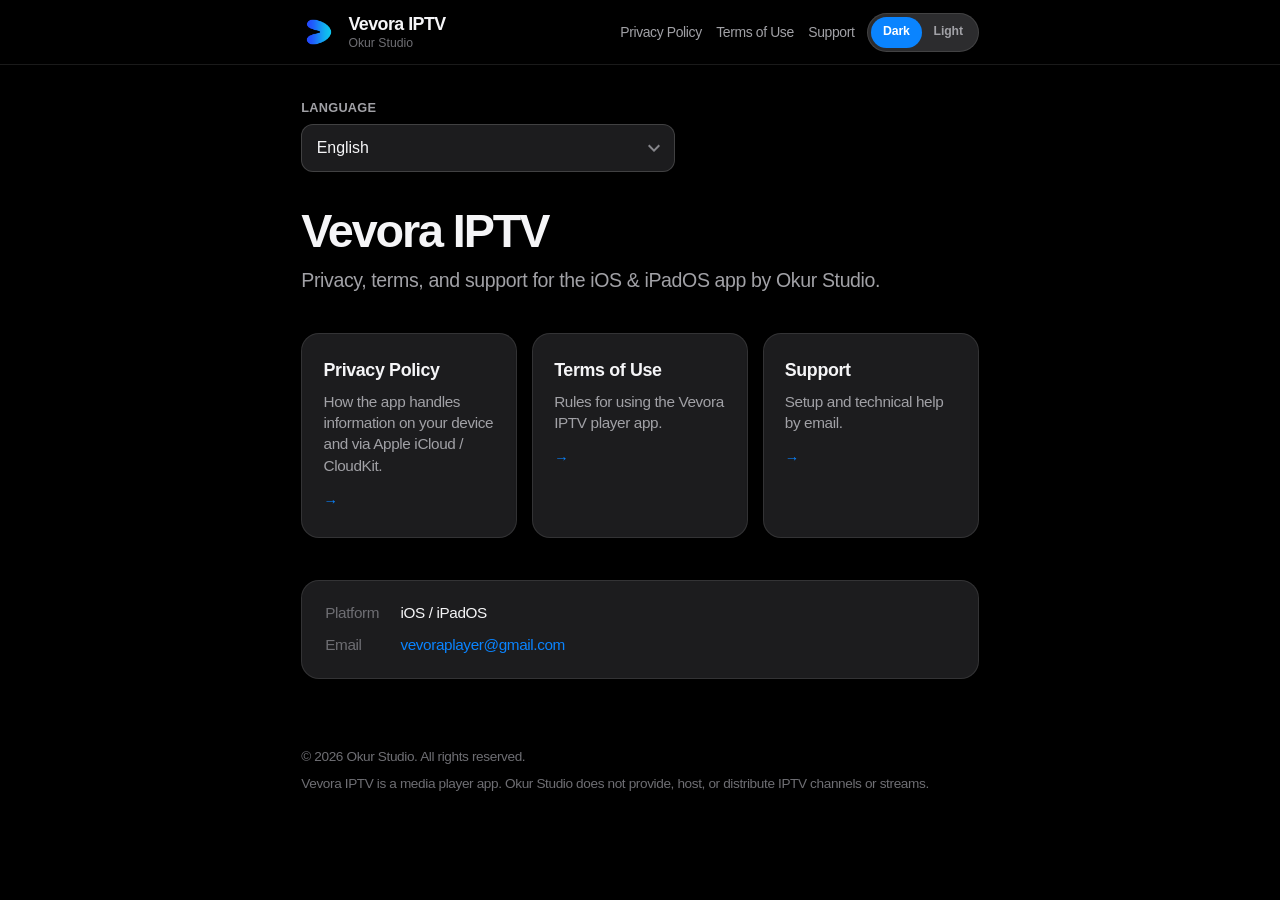
<file: index.html>
<!DOCTYPE html>
<html lang="en" data-theme="dark">
<head>
  <meta charset="UTF-8">
  <meta name="viewport" content="width=device-width, initial-scale=1.0">
  <title>Vevora IPTV — Legal & Support</title>
  <meta name="description" content="Privacy Policy, Terms of Use, and Support for Vevora IPTV by Okur Studio.">
  <meta name="theme-color" content="#000000">
  <script src="./js/theme-boot.js"></script>
  <link rel="stylesheet" href="./css/styles.css">
</head>
<body>
  <header class="site-header">
    <div class="site-header__inner">
      <a href="./" class="site-logo">
        <img class="site-logo__mark" src="./assets/vevora-logo.png" alt="" width="34" height="34" decoding="async" aria-hidden="true">
        <span class="site-logo__copy">
          <span class="site-logo__title">Vevora IPTV</span>
          <span class="site-logo__operator" data-i18n="common.operator">Okur Studio</span>
        </span>
      </a>
      <div class="header-actions">
        <nav class="header-nav" aria-label="Primary">
          <a href="./privacy/" data-i18n="common.navPrivacy">Privacy</a>
          <a href="./terms/" data-i18n="common.navTerms">Terms</a>
          <a href="./support/" data-i18n="common.navSupport">Support</a>
        </nav>
        <div id="theme-toggle" class="theme-toggle" role="group" aria-label="Theme"></div>
      </div>
    </div>
  </header>

  <main>
    <div id="lang-switcher" class="lang-switcher" role="group" aria-label="Language"></div>

    <div class="hero">
      <h1 data-i18n="index.heading">Vevora IPTV</h1>
      <p data-i18n="index.subtitle">Privacy, terms, and support for the iOS &amp; iPadOS shell player by Okur Studio.</p>
    </div>

    <div class="card-grid">
      <a href="./privacy/" class="card">
        <h2 data-i18n="index.privacyTitle">Privacy Policy</h2>
        <p data-i18n="index.privacyDesc">How the app handles information on your device.</p>
        <span class="card-arrow" aria-hidden="true">→</span>
      </a>
      <a href="./terms/" class="card">
        <h2 data-i18n="index.termsTitle">Terms of Use</h2>
        <p data-i18n="index.termsDesc">Rules for using the Vevora IPTV shell player.</p>
        <span class="card-arrow" aria-hidden="true">→</span>
      </a>
      <a href="./support/" class="card">
        <h2 data-i18n="index.supportTitle">Support</h2>
        <p data-i18n="index.supportDesc">Get help or contact us by email.</p>
        <span class="card-arrow" aria-hidden="true">→</span>
      </a>
    </div>

    <dl class="app-info">
      <dt>Platform</dt>
      <dd data-i18n="common.platform">iOS / iPadOS</dd>
      <dt>Email</dt>
      <dd><a href="mailto:vevoraplayer@gmail.com" data-i18n="common.email">vevoraplayer@gmail.com</a></dd>
    </dl>
  </main>

  <footer class="site-footer">
    <p data-i18n="common.footer">© 2026 Okur Studio. All rights reserved.</p>
    <p data-i18n="common.footerNote">Vevora IPTV is a shell media player. Okur Studio does not provide, host, or distribute IPTV channels or streams.</p>
  </footer>

  <script src="./js/i18n.js"></script>
  <script>VevoraI18n.init('index');</script>
</body>
</html>
</file>
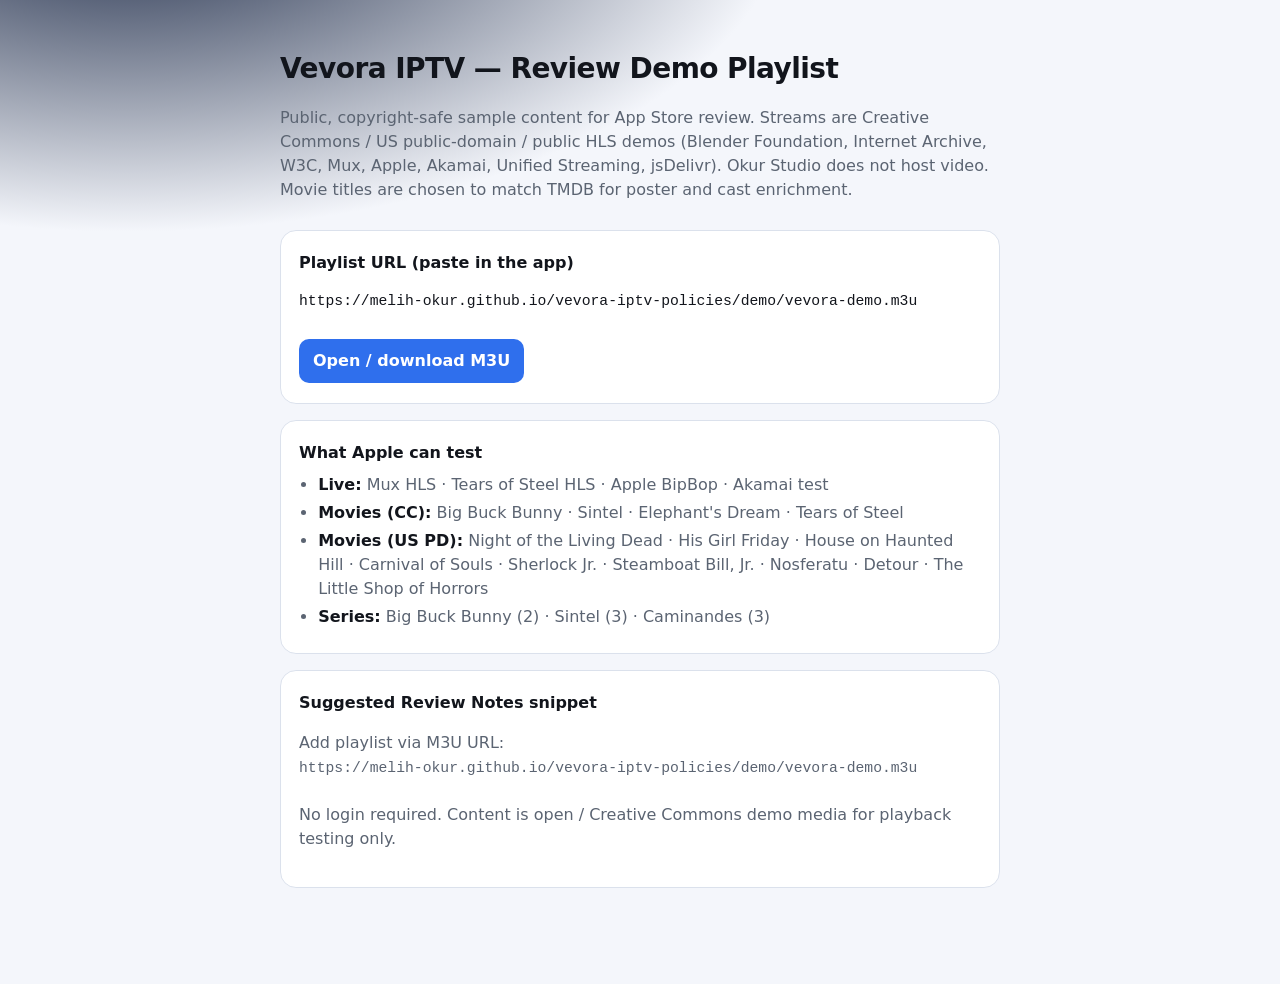
<file: demo/index.html>
<!DOCTYPE html>
<html lang="en">
<head>
  <meta charset="utf-8" />
  <meta name="viewport" content="width=device-width, initial-scale=1" />
  <title>Vevora IPTV — App Store Review Demo Playlist</title>
  <style>
    :root { color-scheme: light dark; --bg:#0b0d12; --card:#141821; --text:#eef1f6; --muted:#9aa3b2; --accent:#5b8cff; --line:#243044; }
    @media (prefers-color-scheme: light) {
      :root { --bg:#f4f6fb; --card:#fff; --text:#12151c; --muted:#5b6472; --accent:#2f6fed; --line:#dbe1ec; }
    }
    * { box-sizing: border-box; }
    body { margin:0; font-family: ui-sans-serif, system-ui, -apple-system, Segoe UI, Roboto, Helvetica, Arial, sans-serif; background: radial-gradient(1200px 600px at 10% -10%, #1a2744 0%, var(--bg) 55%); color: var(--text); line-height:1.5; }
    main { max-width: 760px; margin: 0 auto; padding: 48px 20px 80px; }
    h1 { font-size: 1.75rem; margin: 0 0 8px; letter-spacing: -0.02em; }
    .sub { color: var(--muted); margin-bottom: 28px; }
    .card { background: color-mix(in srgb, var(--card) 92%, transparent); border: 1px solid var(--line); border-radius: 16px; padding: 20px 18px; margin: 16px 0; backdrop-filter: blur(8px); }
    code, .url { font-family: ui-monospace, SFMono-Regular, Menlo, Consolas, monospace; font-size: 0.92rem; word-break: break-all; }
    a { color: var(--accent); }
    .btn { display:inline-block; margin-top:12px; padding:10px 14px; border-radius:10px; background:var(--accent); color:#fff; text-decoration:none; font-weight:600; }
    ul { margin: 8px 0 0; padding-left: 1.2rem; color: var(--muted); }
    li { margin: 4px 0; }
    .k { color: var(--text); font-weight: 600; }
  </style>
</head>
<body>
  <main>
    <h1>Vevora IPTV — Review Demo Playlist</h1>
    <p class="sub">Public, copyright-safe sample content for App Store review. Streams are Creative Commons / US public-domain / public HLS demos (Blender Foundation, Internet Archive, W3C, Mux, Apple, Akamai, Unified Streaming, jsDelivr). Okur Studio does not host video. Movie titles are chosen to match TMDB for poster and cast enrichment.</p>

    <section class="card">
      <div class="k">Playlist URL (paste in the app)</div>
      <p class="url" id="playlist">https://melih-okur.github.io/vevora-iptv-policies/demo/vevora-demo.m3u</p>
      <a class="btn" href="./vevora-demo.m3u">Open / download M3U</a>
    </section>

    <section class="card">
      <div class="k">What Apple can test</div>
      <ul>
        <li><span class="k">Live:</span> Mux HLS · Tears of Steel HLS · Apple BipBop · Akamai test</li>
        <li><span class="k">Movies (CC):</span> Big Buck Bunny · Sintel · Elephant's Dream · Tears of Steel</li>
        <li><span class="k">Movies (US PD):</span> Night of the Living Dead · His Girl Friday · House on Haunted Hill · Carnival of Souls · Sherlock Jr. · Steamboat Bill, Jr. · Nosferatu · Detour · The Little Shop of Horrors</li>
        <li><span class="k">Series:</span> Big Buck Bunny (2) · Sintel (3) · Caminandes (3)</li>
      </ul>
    </section>

    <section class="card">
      <div class="k">Suggested Review Notes snippet</div>
      <p style="color:var(--muted)">Add playlist via M3U URL:<br>
      <span class="url">https://melih-okur.github.io/vevora-iptv-policies/demo/vevora-demo.m3u</span><br><br>
      No login required. Content is open / Creative Commons demo media for playback testing only.</p>
    </section>
  </main>
</body>
</html>
</file>
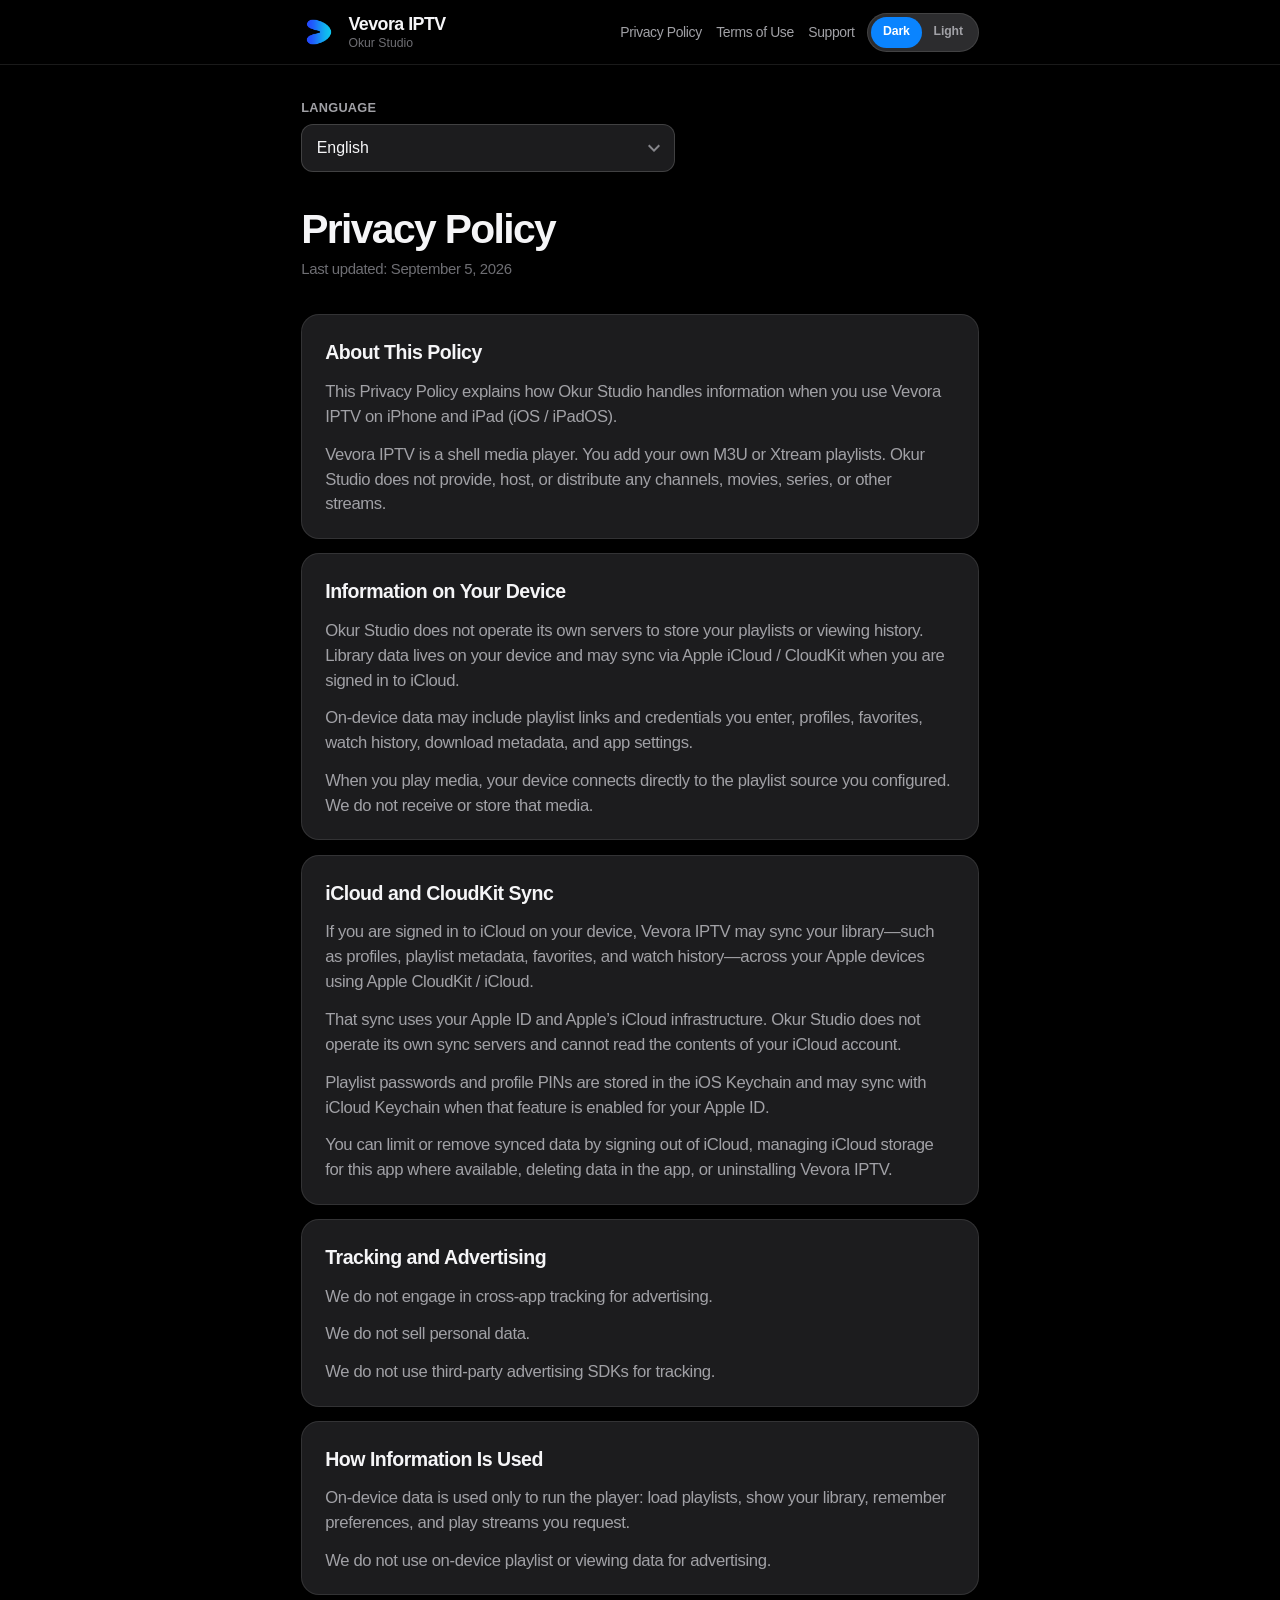
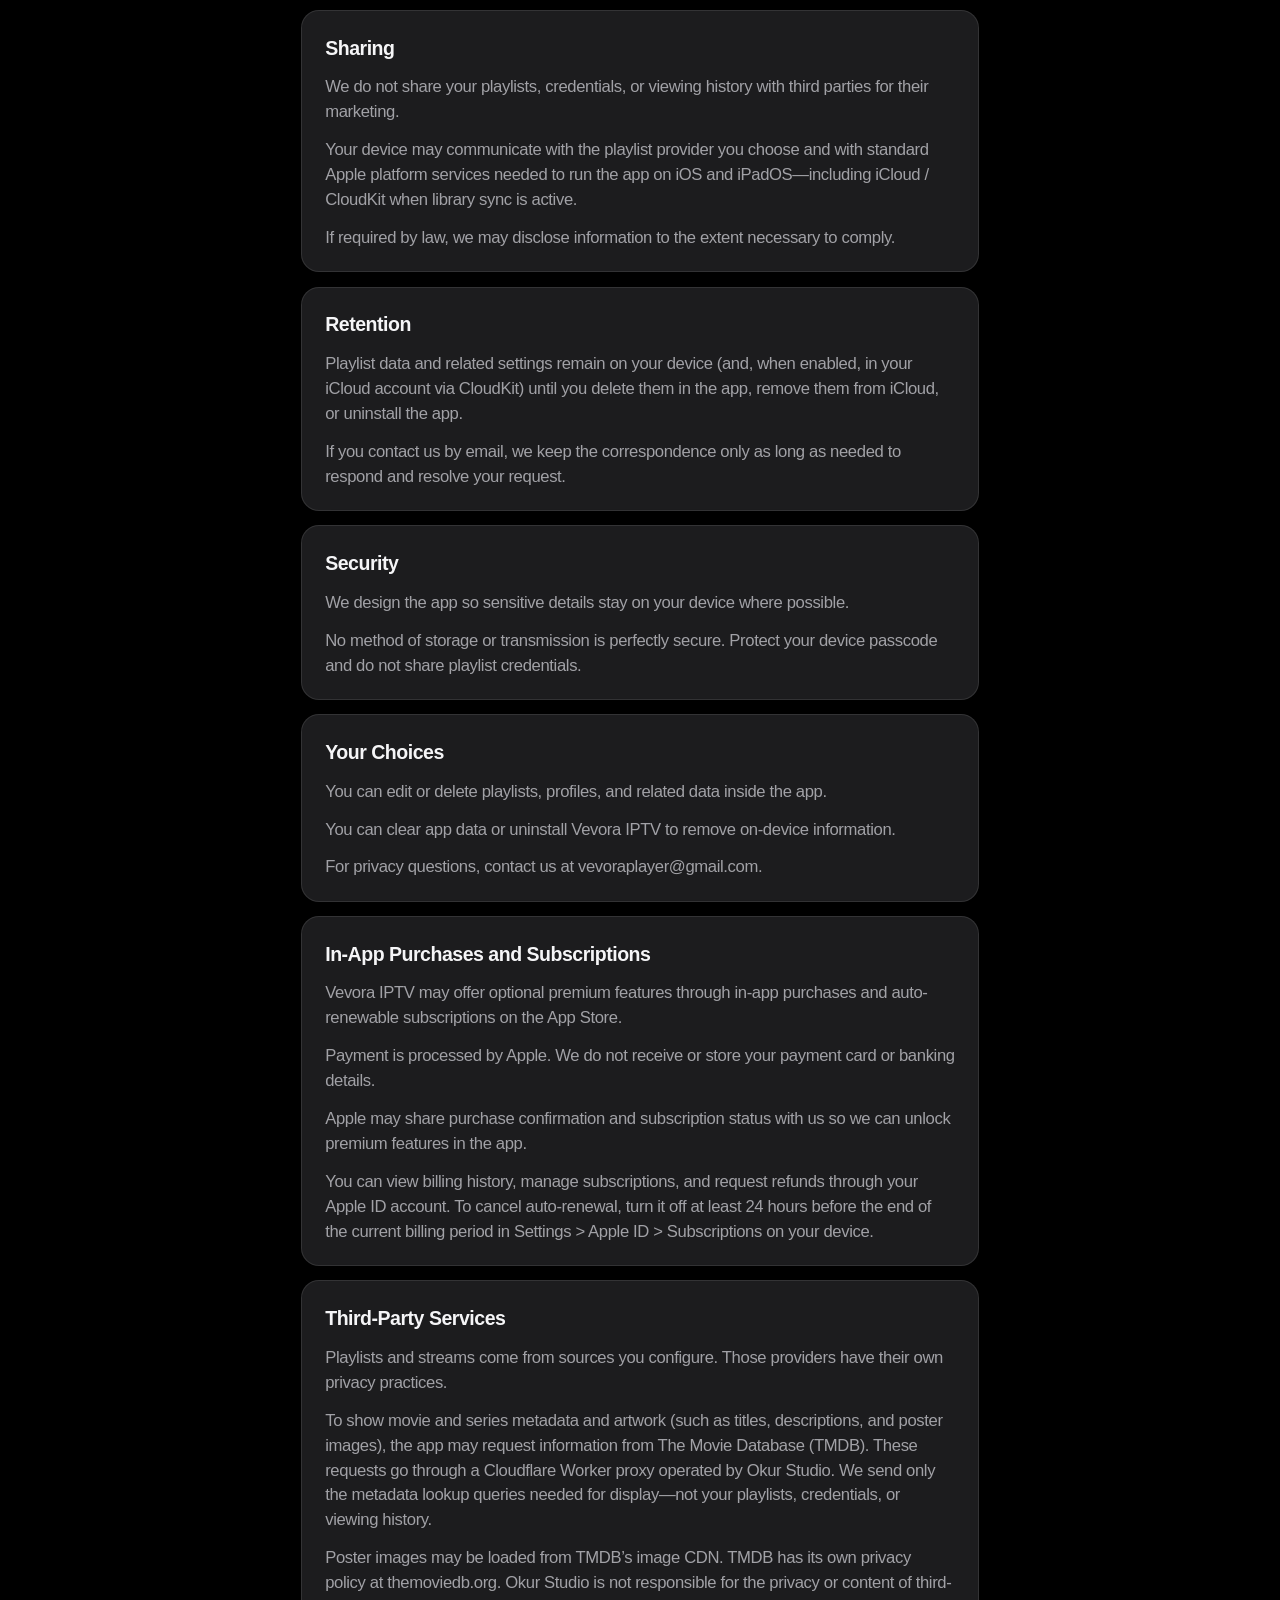
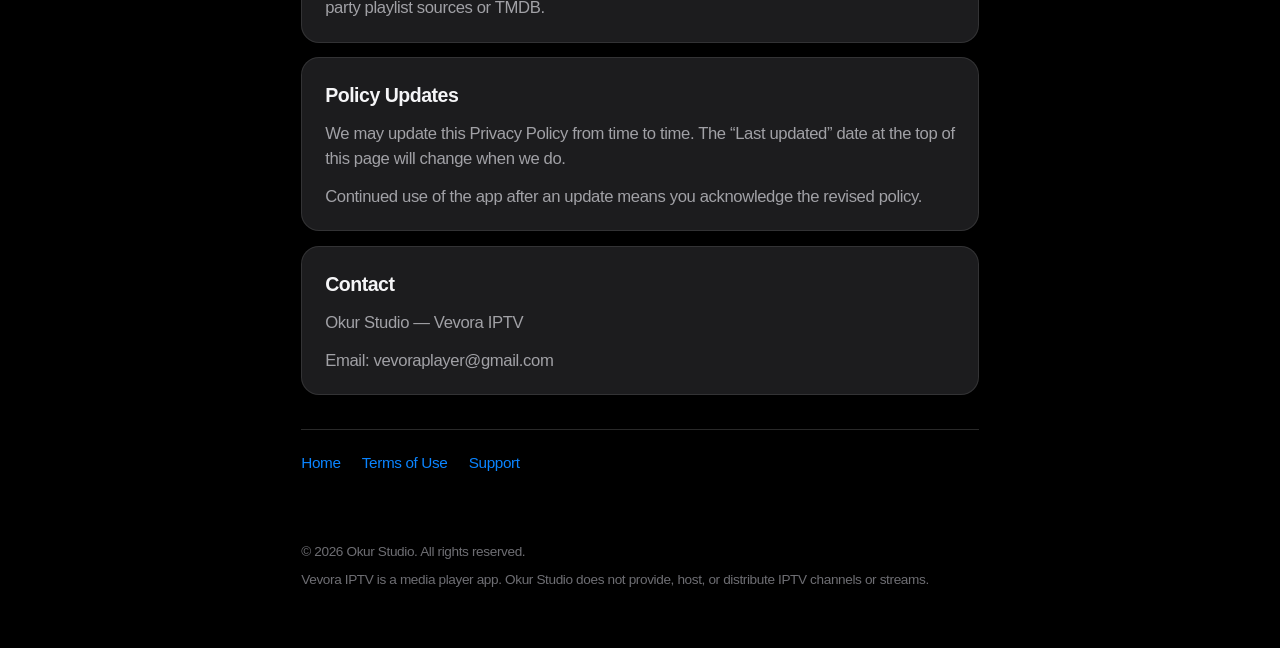
<file: privacy/index.html>
<!DOCTYPE html>
<html lang="en" data-theme="dark">
<head>
  <meta charset="UTF-8">
  <meta name="viewport" content="width=device-width, initial-scale=1.0">
  <title>Privacy Policy — Vevora IPTV</title>
  <meta name="description" content="Privacy Policy for Vevora IPTV iOS app by Okur Studio.">
  <meta name="theme-color" content="#000000">
  <script src="../js/theme-boot.js"></script>
  <link rel="stylesheet" href="../css/styles.css">
</head>
<body>
  <header class="site-header">
    <div class="site-header__inner">
      <a href="../" class="site-logo">
        <img class="site-logo__mark" src="../assets/vevora-logo.png" alt="" width="34" height="34" decoding="async" aria-hidden="true">
        <span class="site-logo__copy">
          <span class="site-logo__title">Vevora IPTV</span>
          <span class="site-logo__operator" data-i18n="common.operator">Okur Studio</span>
        </span>
      </a>
      <div class="header-actions">
        <nav class="header-nav" aria-label="Primary">
          <a href="../privacy/" data-i18n="common.navPrivacy">Privacy</a>
          <a href="../terms/" data-i18n="common.navTerms">Terms</a>
          <a href="../support/" data-i18n="common.navSupport">Support</a>
        </nav>
        <div id="theme-toggle" class="theme-toggle" role="group" aria-label="Theme"></div>
      </div>
    </div>
  </header>

  <main class="legal-content">
    <div id="lang-switcher" class="lang-switcher" role="group" aria-label="Language"></div>

    <h1 data-i18n="privacy.title">Privacy Policy</h1>
    <p class="page-meta" id="page-meta-date">Last updated: August 7, 2026</p>

    <div id="legal-sections"></div>

    <nav class="page-nav" aria-label="Related pages">
      <a href="../" data-i18n="common.navHome">Home</a>
      <a href="../terms/" data-i18n="common.navTerms">Terms of Use</a>
      <a href="../support/" data-i18n="common.navSupport">Support</a>
    </nav>
  </main>

  <footer class="site-footer">
    <p data-i18n="common.footer">© 2026 Okur Studio. All rights reserved.</p>
    <p data-i18n="common.footerNote">Vevora IPTV is a shell media player. Okur Studio does not provide, host, or distribute IPTV channels or streams.</p>
  </footer>

  <script src="../js/i18n.js"></script>
  <script>VevoraI18n.init('privacy');</script>
</body>
</html>
</file>
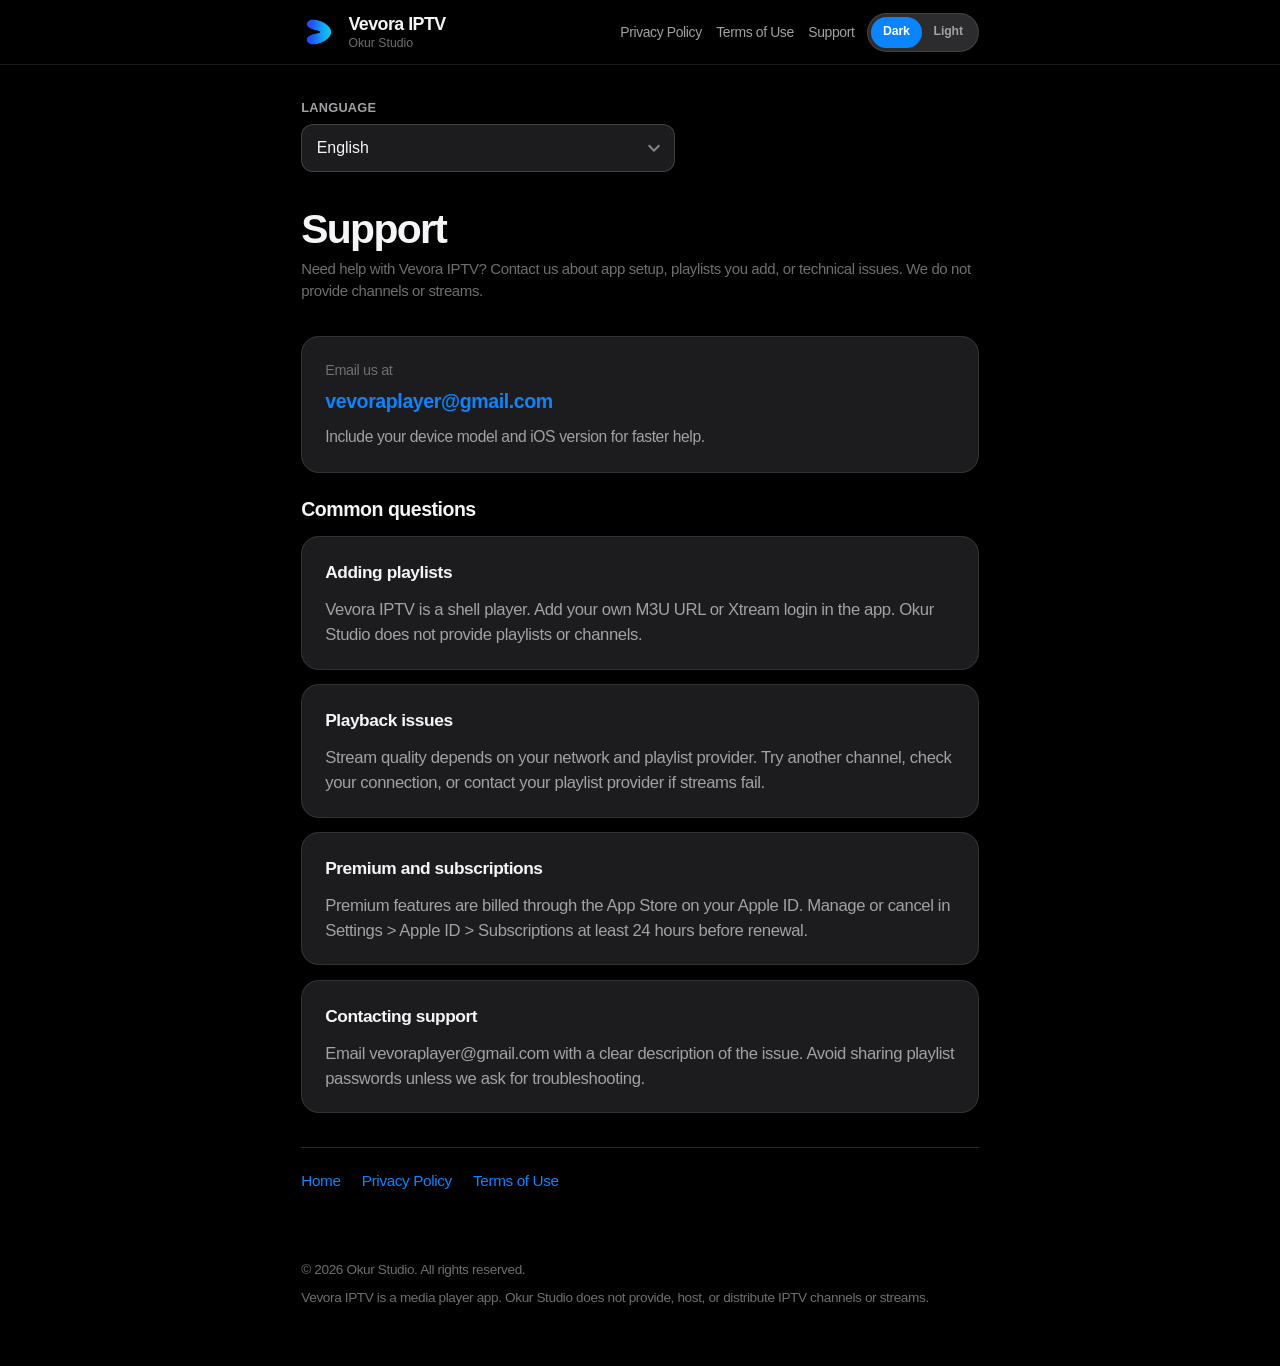
<file: support/index.html>
<!DOCTYPE html>
<html lang="en" data-theme="dark">
<head>
  <meta charset="UTF-8">
  <meta name="viewport" content="width=device-width, initial-scale=1.0">
  <title>Support — Vevora IPTV</title>
  <meta name="description" content="Support for Vevora IPTV iOS app by Okur Studio.">
  <meta name="theme-color" content="#000000">
  <script src="../js/theme-boot.js"></script>
  <link rel="stylesheet" href="../css/styles.css">
</head>
<body>
  <header class="site-header">
    <div class="site-header__inner">
      <a href="../" class="site-logo">
        <img class="site-logo__mark" src="../assets/vevora-logo.png" alt="" width="34" height="34" decoding="async" aria-hidden="true">
        <span class="site-logo__copy">
          <span class="site-logo__title">Vevora IPTV</span>
          <span class="site-logo__operator" data-i18n="common.operator">Okur Studio</span>
        </span>
      </a>
      <div class="header-actions">
        <nav class="header-nav" aria-label="Primary">
          <a href="../privacy/" data-i18n="common.navPrivacy">Privacy</a>
          <a href="../terms/" data-i18n="common.navTerms">Terms</a>
          <a href="../support/" data-i18n="common.navSupport">Support</a>
        </nav>
        <div id="theme-toggle" class="theme-toggle" role="group" aria-label="Theme"></div>
      </div>
    </div>
  </header>

  <main class="legal-content">
    <div id="lang-switcher" class="lang-switcher" role="group" aria-label="Language"></div>

    <h1 data-i18n="support.title">Support</h1>
    <p class="page-meta" data-i18n="support.intro">We’re here to help with the Vevora IPTV app.</p>

    <div class="support-email">
      <strong data-i18n="support.emailLabel">Email</strong>
      <a href="mailto:vevoraplayer@gmail.com">vevoraplayer@gmail.com</a>
      <p data-i18n="support.emailHint">Include your device model, iOS version, and a short description of the issue.</p>
    </div>

    <div id="support-topics"></div>

    <nav class="page-nav" aria-label="Related pages">
      <a href="../" data-i18n="common.navHome">Home</a>
      <a href="../privacy/" data-i18n="common.navPrivacy">Privacy Policy</a>
      <a href="../terms/" data-i18n="common.navTerms">Terms of Use</a>
    </nav>
  </main>

  <footer class="site-footer">
    <p data-i18n="common.footer">© 2026 Okur Studio. All rights reserved.</p>
    <p data-i18n="common.footerNote">Vevora IPTV is a shell media player. Okur Studio does not provide, host, or distribute IPTV channels or streams.</p>
  </footer>

  <script src="../js/i18n.js"></script>
  <script>VevoraI18n.init('support');</script>
</body>
</html>
</file>
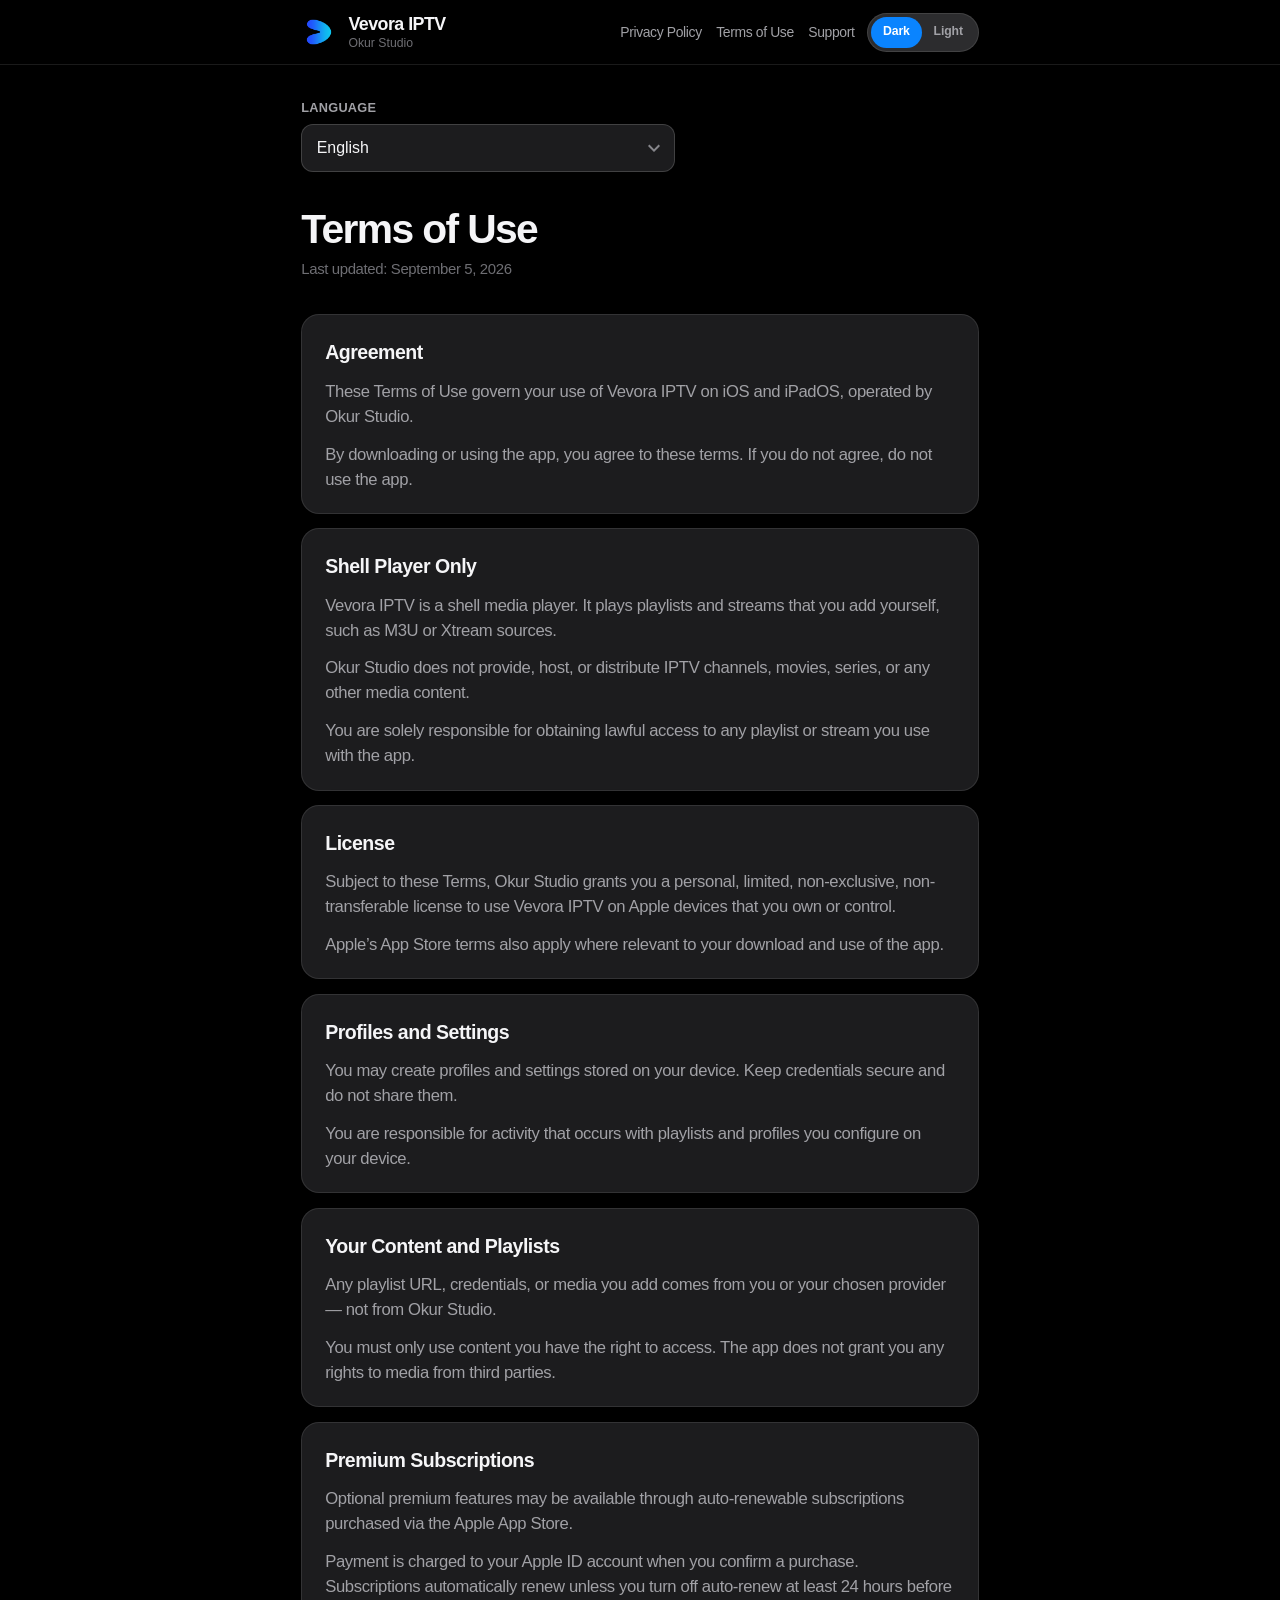
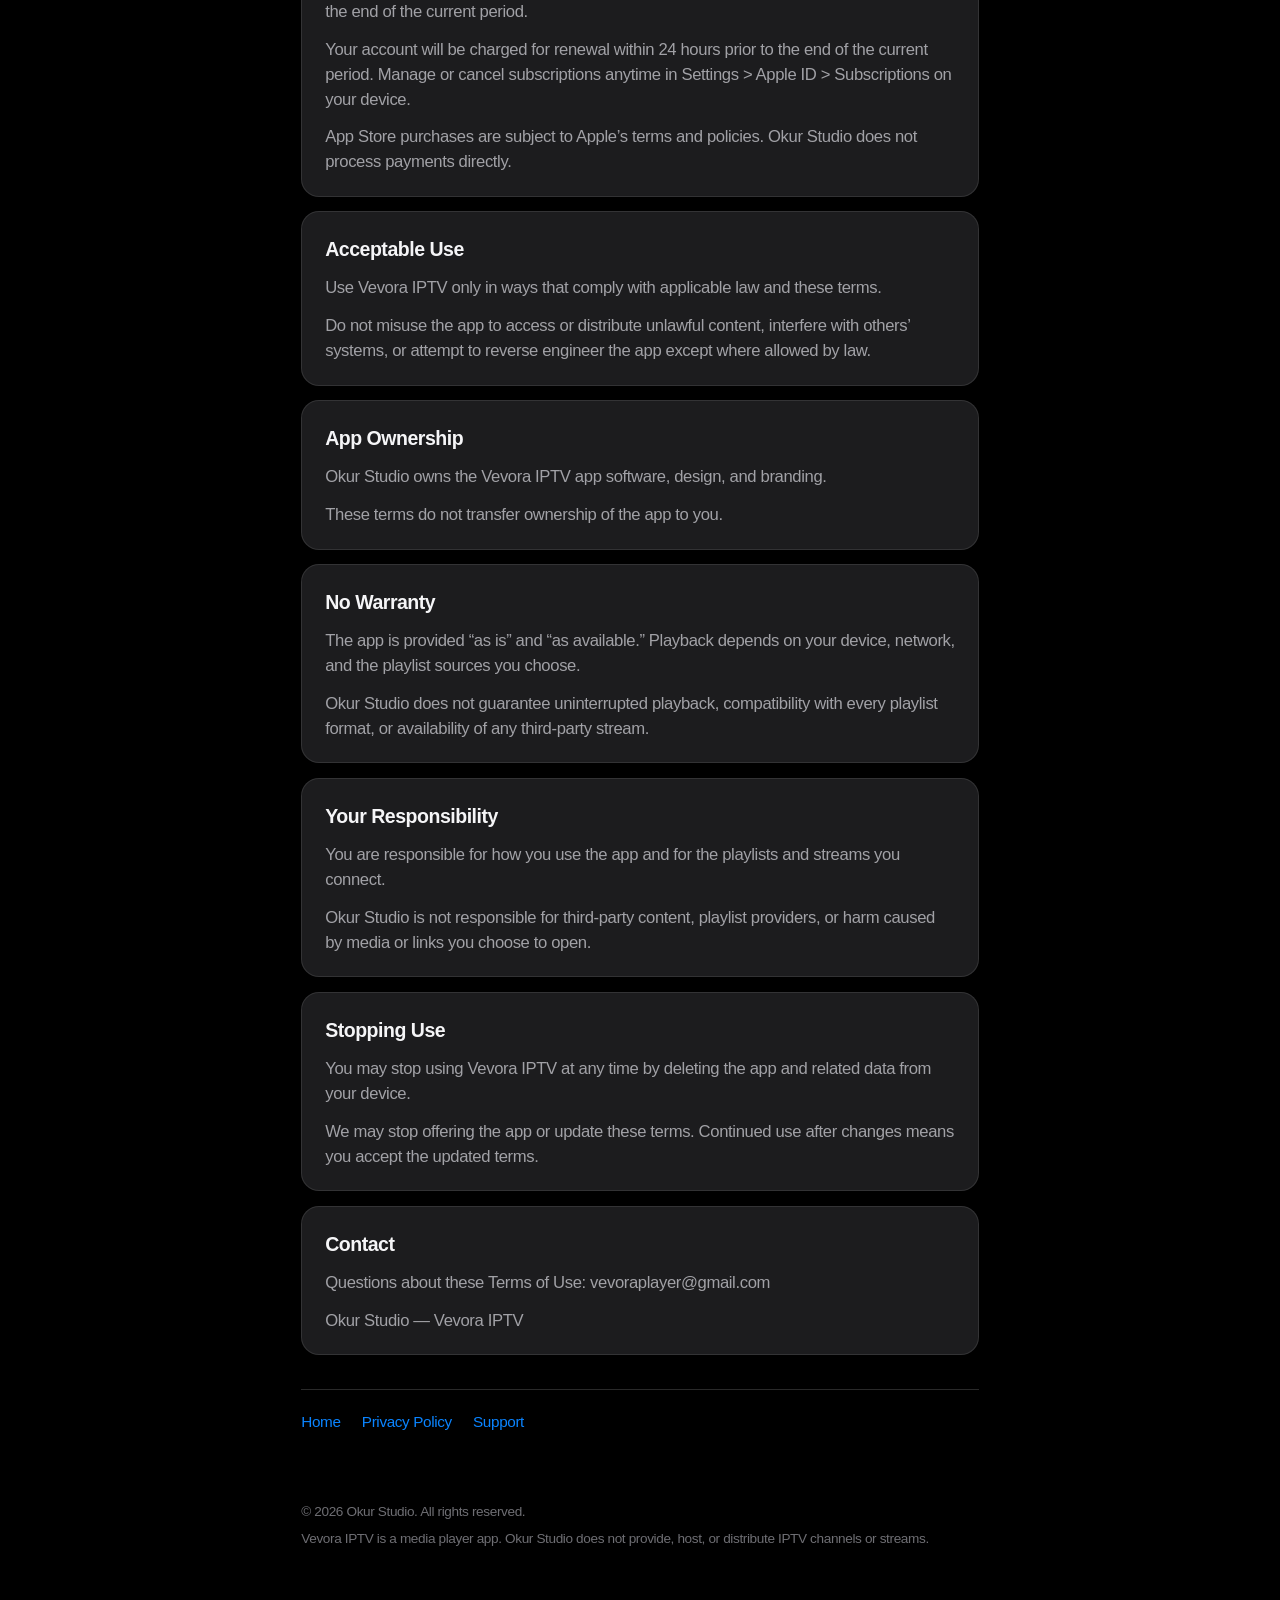
<file: terms/index.html>
<!DOCTYPE html>
<html lang="en" data-theme="dark">
<head>
  <meta charset="UTF-8">
  <meta name="viewport" content="width=device-width, initial-scale=1.0">
  <title>Terms of Use — Vevora IPTV</title>
  <meta name="description" content="Terms of Use for Vevora IPTV iOS app by Okur Studio.">
  <meta name="theme-color" content="#000000">
  <script src="../js/theme-boot.js"></script>
  <link rel="stylesheet" href="../css/styles.css">
</head>
<body>
  <header class="site-header">
    <div class="site-header__inner">
      <a href="../" class="site-logo">
        <img class="site-logo__mark" src="../assets/vevora-logo.png" alt="" width="34" height="34" decoding="async" aria-hidden="true">
        <span class="site-logo__copy">
          <span class="site-logo__title">Vevora IPTV</span>
          <span class="site-logo__operator" data-i18n="common.operator">Okur Studio</span>
        </span>
      </a>
      <div class="header-actions">
        <nav class="header-nav" aria-label="Primary">
          <a href="../privacy/" data-i18n="common.navPrivacy">Privacy</a>
          <a href="../terms/" data-i18n="common.navTerms">Terms</a>
          <a href="../support/" data-i18n="common.navSupport">Support</a>
        </nav>
        <div id="theme-toggle" class="theme-toggle" role="group" aria-label="Theme"></div>
      </div>
    </div>
  </header>

  <main class="legal-content">
    <div id="lang-switcher" class="lang-switcher" role="group" aria-label="Language"></div>

    <h1 data-i18n="terms.title">Terms of Use</h1>
    <p class="page-meta" id="page-meta-date">Last updated: August 7, 2026</p>

    <div id="legal-sections"></div>

    <nav class="page-nav" aria-label="Related pages">
      <a href="../" data-i18n="common.navHome">Home</a>
      <a href="../privacy/" data-i18n="common.navPrivacy">Privacy Policy</a>
      <a href="../support/" data-i18n="common.navSupport">Support</a>
    </nav>
  </main>

  <footer class="site-footer">
    <p data-i18n="common.footer">© 2026 Okur Studio. All rights reserved.</p>
    <p data-i18n="common.footerNote">Vevora IPTV is a shell media player. Okur Studio does not provide, host, or distribute IPTV channels or streams.</p>
  </footer>

  <script src="../js/i18n.js"></script>
  <script>VevoraI18n.init('terms');</script>
</body>
</html>
</file>
<file: css/styles.css>
/* Vevora IPTV — Legal & Support (Apple dark / light) */

:root,
html[data-theme="dark"] {
  color-scheme: dark;
  --bg: #000000;
  --bg-elevated: rgba(28, 28, 30, 0.72);
  --surface: #1c1c1e;
  --surface-2: #2c2c2e;
  --text: #f5f5f7;
  --text-secondary: #a1a1a6;
  --text-tertiary: #6e6e73;
  --link: #0a84ff;
  --link-hover: #409cff;
  --accent: #0a84ff;
  --border: rgba(255, 255, 255, 0.1);
  --border-strong: rgba(255, 255, 255, 0.16);
  --chip: #2c2c2e;
  --chip-hover: #3a3a3c;
  --chip-active: #0a84ff;
  --chip-active-text: #ffffff;
  --shadow: 0 2px 16px rgba(0, 0, 0, 0.45);
  --header-bg: rgba(0, 0, 0, 0.72);
  --toggle-bg: #2c2c2e;
  --toggle-active: #0a84ff;
  --radius: 18px;
  --radius-sm: 12px;
  --max: 720px;
  --font: -apple-system, BlinkMacSystemFont, "SF Pro Text", "SF Pro Display",
    "Segoe UI", Roboto, "Helvetica Neue", Arial, sans-serif;
  --font-ar: "SF Pro Text", "Segoe UI", "Helvetica Neue", Arial, "Noto Sans Arabic", sans-serif;
  --font-he: "SF Pro Text", "Segoe UI", "Helvetica Neue", Arial, "Noto Sans Hebrew", sans-serif;
  --font-fa: "SF Pro Text", "Segoe UI", "Helvetica Neue", Arial, "Noto Sans Arabic", sans-serif;
  --font-zh: "PingFang SC", "SF Pro SC", "Hiragino Sans GB", "Microsoft YaHei", sans-serif;
  --font-ja: "Hiragino Sans", "SF Pro JP", "Yu Gothic", "Meiryo", sans-serif;
  --font-ko: "Apple SD Gothic Neo", "SF Pro KR", "Malgun Gothic", sans-serif;
  --font-hi: "Kohinoor Devanagari", "SF Pro Devanagari", "Noto Sans Devanagari", sans-serif;
  --font-bn: "Kohinoor Bangla", "Noto Sans Bengali", sans-serif;
  --font-th: "Thonburi", "SF Pro Thai", "Noto Sans Thai", sans-serif;
}

html[data-theme="light"] {
  color-scheme: light;
  --bg: #f5f5f7;
  --bg-elevated: rgba(245, 245, 247, 0.8);
  --surface: #ffffff;
  --surface-2: #f2f2f7;
  --text: #1d1d1f;
  --text-secondary: #6e6e73;
  --text-tertiary: #86868b;
  --link: #0071e3;
  --link-hover: #0077ed;
  --accent: #0071e3;
  --border: rgba(0, 0, 0, 0.08);
  --border-strong: rgba(0, 0, 0, 0.12);
  --chip: #e8e8ed;
  --chip-hover: #dcdce0;
  --chip-active: #0071e3;
  --chip-active-text: #ffffff;
  --shadow: 0 2px 12px rgba(0, 0, 0, 0.06);
  --header-bg: rgba(245, 245, 247, 0.8);
  --toggle-bg: #e8e8ed;
  --toggle-active: #0071e3;
}

*, *::before, *::after { box-sizing: border-box; }

html {
  font-size: 17px;
  -webkit-text-size-adjust: 100%;
  scroll-behavior: smooth;
}

body {
  margin: 0;
  font-family: var(--font);
  background: var(--bg);
  color: var(--text);
  line-height: 1.47;
  letter-spacing: -0.022em;
  -webkit-font-smoothing: antialiased;
  -moz-osx-font-smoothing: grayscale;
  transition: background-color 0.2s ease, color 0.2s ease;
}

body[dir="rtl"] { font-family: var(--font-ar); }
html[lang="he"] body { font-family: var(--font-he); }
html[lang="fa"] body { font-family: var(--font-fa); direction: rtl; }
html[lang="zh"] body { font-family: var(--font-zh); }
html[lang="ja"] body { font-family: var(--font-ja); }
html[lang="ko"] body { font-family: var(--font-ko); }
html[lang="hi"] body { font-family: var(--font-hi); }
html[lang="bn"] body { font-family: var(--font-bn); }
html[lang="th"] body { font-family: var(--font-th); }

a {
  color: var(--link);
  text-decoration: none;
}
a:hover { color: var(--link-hover); text-decoration: underline; }

.site-header {
  position: sticky;
  top: 0;
  z-index: 50;
  backdrop-filter: saturate(180%) blur(20px);
  -webkit-backdrop-filter: saturate(180%) blur(20px);
  background: var(--header-bg);
  border-bottom: 1px solid var(--border);
}

.site-header__inner {
  max-width: var(--max);
  margin: 0 auto;
  padding: 0.75rem 1.25rem;
  display: flex;
  align-items: center;
  justify-content: space-between;
  gap: 0.85rem;
}

.site-logo {
  color: var(--text);
  text-decoration: none;
  font-weight: 600;
  font-size: 1.05rem;
  letter-spacing: -0.03em;
  display: flex;
  flex-direction: row;
  align-items: center;
  gap: 0.65rem;
  min-width: 0;
}
.site-logo:hover { text-decoration: none; color: var(--text); }

.site-logo__mark {
  width: 2.125rem;
  height: 2.125rem;
  flex-shrink: 0;
  object-fit: contain;
  display: block;
}

.site-logo__copy {
  display: flex;
  flex-direction: column;
  gap: 0.1rem;
  min-width: 0;
}

.site-logo__title {
  font-size: 1.05rem;
  font-weight: 600;
  letter-spacing: -0.03em;
  line-height: 1.15;
}

.site-logo__operator {
  font-size: 0.72rem;
  font-weight: 500;
  color: var(--text-tertiary);
  letter-spacing: 0;
  line-height: 1.2;
}

.header-actions {
  display: flex;
  align-items: center;
  gap: 0.75rem;
  flex-shrink: 0;
}

.header-nav {
  display: none;
  gap: 0.85rem;
  flex-wrap: wrap;
}
@media (min-width: 720px) {
  .header-nav { display: flex; }
}
.header-nav a {
  color: var(--text-secondary);
  font-size: 0.82rem;
  font-weight: 500;
}
.header-nav a:hover { color: var(--accent); text-decoration: none; }

.theme-toggle {
  display: inline-flex;
  padding: 3px;
  border-radius: 980px;
  background: var(--toggle-bg);
  border: 1px solid var(--border);
}
.theme-toggle button {
  appearance: none;
  border: none;
  background: transparent;
  color: var(--text-secondary);
  font: inherit;
  font-size: 0.72rem;
  font-weight: 600;
  letter-spacing: -0.01em;
  padding: 0.38rem 0.7rem;
  border-radius: 980px;
  cursor: pointer;
  transition: background 0.15s ease, color 0.15s ease;
}
.theme-toggle button:hover { color: var(--text); }
.theme-toggle button[aria-pressed="true"] {
  background: var(--toggle-active);
  color: #fff;
}

main {
  max-width: var(--max);
  margin: 0 auto;
  padding: 2rem 1.25rem 4rem;
}

.lang-switcher {
  margin-bottom: 2rem;
}
.lang-select-wrap {
  display: flex;
  flex-direction: column;
  gap: 0.35rem;
  max-width: 100%;
}
.lang-select-label {
  font-size: 0.75rem;
  font-weight: 600;
  color: var(--text-secondary);
  letter-spacing: 0.02em;
  text-transform: uppercase;
}
.lang-select {
  appearance: none;
  -webkit-appearance: none;
  width: 100%;
  max-width: 22rem;
  padding: 0.65rem 2.25rem 0.65rem 0.85rem;
  border: 1px solid var(--border-strong);
  border-radius: var(--radius-sm);
  background: var(--surface) url("data:image/svg+xml,%3Csvg xmlns='http://www.w3.org/2000/svg' width='12' height='8' viewBox='0 0 12 8'%3E%3Cpath fill='%2386868b' d='M1.4.6 6 5.2 10.6.6 12 2l-6 6-6-6z'/%3E%3C/svg%3E") no-repeat right 0.85rem center;
  color: var(--text);
  font: inherit;
  font-size: 0.9375rem;
  font-weight: 500;
  cursor: pointer;
  transition: border-color 0.15s ease, background-color 0.15s ease;
}
.lang-select:hover { border-color: var(--accent); }
.lang-select:focus {
  outline: none;
  border-color: var(--accent);
  box-shadow: 0 0 0 3px rgba(10, 132, 255, 0.25);
}
html[data-theme="light"] .lang-select:focus {
  box-shadow: 0 0 0 3px rgba(0, 113, 227, 0.2);
}
body[dir="rtl"] .lang-select {
  padding: 0.65rem 0.85rem 0.65rem 2.25rem;
  background-position: left 0.85rem center;
}

.hero { margin-bottom: 2.25rem; }
.hero h1 {
  margin: 0 0 0.6rem;
  font-size: clamp(2rem, 5vw, 2.75rem);
  font-weight: 700;
  letter-spacing: -0.045em;
  line-height: 1.1;
}
.hero p {
  margin: 0;
  color: var(--text-secondary);
  font-size: 1.15rem;
  line-height: 1.4;
  max-width: 36rem;
}

.card-grid {
  display: grid;
  gap: 0.85rem;
  margin-bottom: 2.5rem;
}
@media (min-width: 640px) {
  .card-grid { grid-template-columns: repeat(3, 1fr); }
}

.card {
  display: block;
  background: var(--surface);
  border: 1px solid var(--border);
  border-radius: var(--radius);
  padding: 1.35rem 1.25rem;
  box-shadow: var(--shadow);
  color: inherit;
  text-decoration: none;
  transition: transform 0.18s ease, box-shadow 0.18s ease, border-color 0.18s ease;
}
.card:hover {
  text-decoration: none;
  color: inherit;
  transform: translateY(-2px);
  border-color: rgba(10, 132, 255, 0.35);
  box-shadow: 0 8px 28px rgba(0, 0, 0, 0.28);
}
html[data-theme="light"] .card:hover {
  box-shadow: 0 8px 24px rgba(0, 0, 0, 0.08);
}
.card h2 {
  margin: 0 0 0.45rem;
  font-size: 1.05rem;
  font-weight: 600;
  letter-spacing: -0.02em;
}
.card p {
  margin: 0;
  color: var(--text-secondary);
  font-size: 0.9rem;
  line-height: 1.4;
}
.card .card-arrow {
  display: inline-block;
  margin-top: 0.85rem;
  color: var(--accent);
  font-size: 0.85rem;
  font-weight: 600;
}

.app-info {
  display: grid;
  grid-template-columns: auto 1fr;
  gap: 0.55rem 1.25rem;
  background: var(--surface);
  border: 1px solid var(--border);
  border-radius: var(--radius);
  padding: 1.25rem 1.35rem;
  margin: 0;
  font-size: 0.9rem;
}
.app-info dt {
  margin: 0;
  color: var(--text-tertiary);
  font-weight: 500;
}
.app-info dd {
  margin: 0;
  color: var(--text);
  font-weight: 500;
}

.legal-content h1 {
  margin: 0 0 0.35rem;
  font-size: clamp(1.85rem, 4vw, 2.4rem);
  font-weight: 700;
  letter-spacing: -0.04em;
  line-height: 1.15;
}

.page-meta {
  margin: 0 0 2rem;
  color: var(--text-tertiary);
  font-size: 0.88rem;
}

#legal-sections section,
.support-block,
.support-topic {
  background: var(--surface);
  border: 1px solid var(--border);
  border-radius: var(--radius);
  padding: 1.35rem 1.35rem 1.2rem;
  margin-bottom: 0.85rem;
  box-shadow: var(--shadow);
}

#legal-sections h2,
.support-block h2,
#support-topics > h2,
.support-topic h3 {
  margin: 0 0 0.75rem;
  font-size: 1.15rem;
  font-weight: 600;
  letter-spacing: -0.025em;
}

.support-topic h3 { font-size: 1.02rem; }

#legal-sections p,
.support-block p,
.support-topic p {
  margin: 0 0 0.75rem;
  color: var(--text-secondary);
  font-size: 0.98rem;
  line-height: 1.5;
}
#legal-sections p:last-child,
.support-block p:last-child,
.support-topic p:last-child { margin-bottom: 0; }

.support-email {
  display: flex;
  flex-direction: column;
  gap: 0.35rem;
  background: var(--surface);
  border: 1px solid var(--border);
  border-radius: var(--radius);
  padding: 1.35rem;
  margin-bottom: 1.25rem;
  box-shadow: var(--shadow);
}
.support-email strong {
  font-size: 0.85rem;
  color: var(--text-tertiary);
  font-weight: 500;
}
.support-email a {
  font-size: 1.15rem;
  font-weight: 600;
  letter-spacing: -0.02em;
  color: var(--accent);
}
.support-email p {
  margin: 0.25rem 0 0;
  color: var(--text-secondary);
  font-size: 0.92rem;
}

.page-nav {
  display: flex;
  flex-wrap: wrap;
  gap: 0.75rem 1.25rem;
  margin-top: 2rem;
  padding-top: 1.25rem;
  border-top: 1px solid var(--border-strong);
  font-size: 0.9rem;
  font-weight: 500;
}

.site-footer {
  max-width: var(--max);
  margin: 0 auto;
  padding: 0 1.25rem 3rem;
  color: var(--text-tertiary);
  font-size: 0.8rem;
  line-height: 1.45;
}
.site-footer p { margin: 0 0 0.45rem; }
</file>
